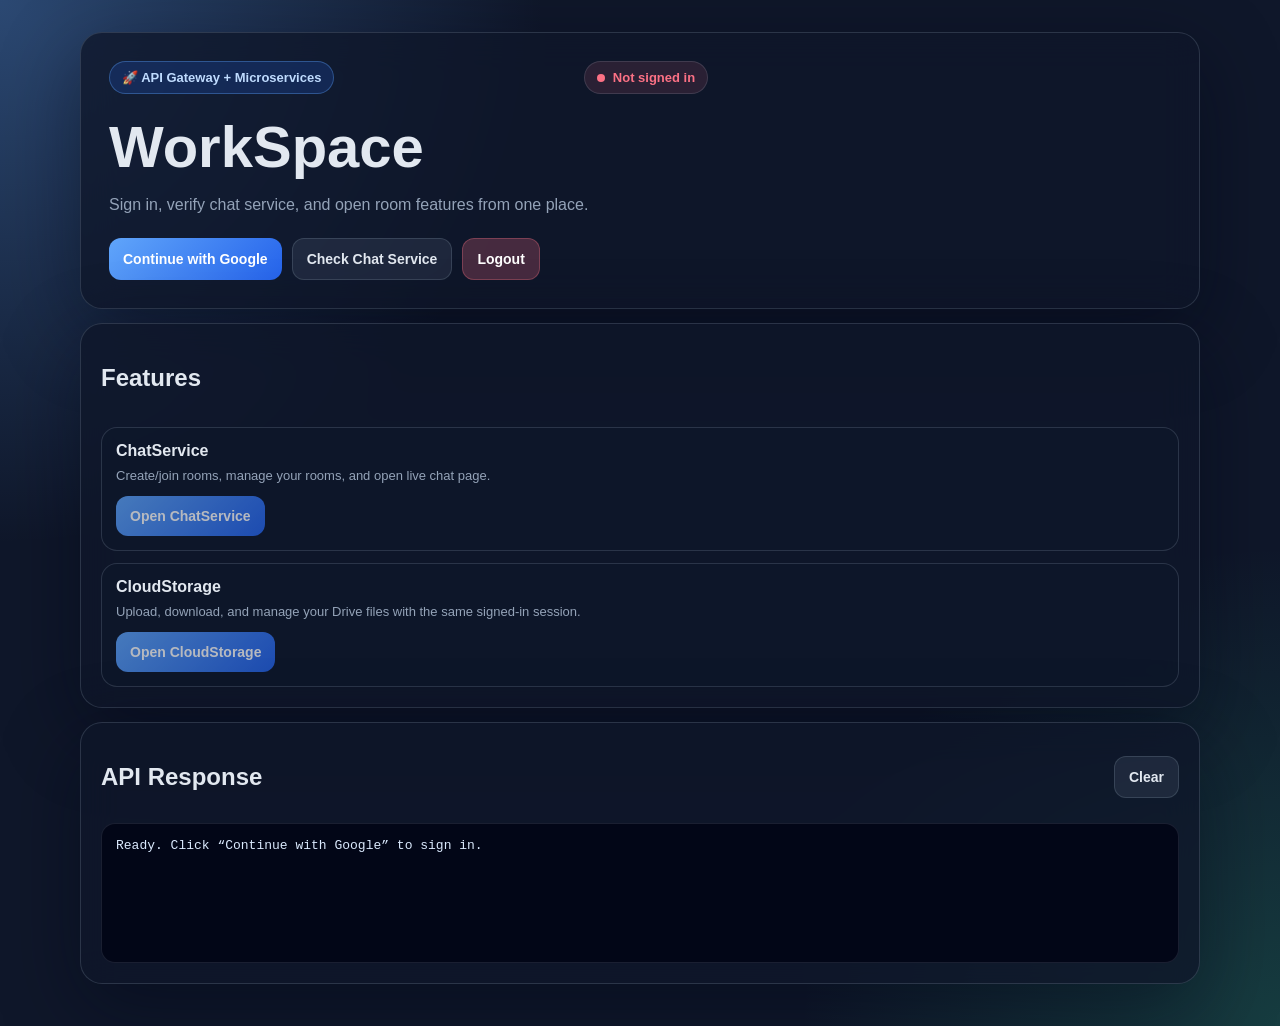
<file: frontend/index.html>
<!DOCTYPE html>
<html lang="en">
<head>
  <meta charset="UTF-8" />
  <meta name="viewport" content="width=device-width, initial-scale=1.0" />
  <title>Advance Chat App - Home</title>
  <link rel="stylesheet" href="./styles.css" />
</head>
<body>
  <main class="page">
    <header class="hero panel">
      <div class="hero__left">
        <div class="hero-topline">
          <p class="eyebrow">🚀 API Gateway + Microservices</p>
          <div id="sessionPill" class="session-pill disconnected"><span class="dot"></span>Not signed in</div>
        </div>
        <h1>WorkSpace</h1>
        <p class="subtitle">Sign in, verify chat service, and open room features from one place.</p>
        <div class="actions">
          <button class="primary" onclick="login()">Continue with Google</button>
          <button id="chatButton" class="secondary" onclick="callChatService()">Check Chat Service</button>
          <button class="danger" onclick="logout()">Logout</button>
        </div>
      </div>
    </header>

    <section class="panel chat-card">
      <div class="section-title"><h2>Features</h2></div>
      <div class="grid">
        <div class="mini-card">
          <strong>ChatService</strong>
          <span>Create/join rooms, manage your rooms, and open live chat page.</span>
          <div style="margin-top:12px;"><button id="roomServiceButton" class="primary" onclick="openRoomService()">Open ChatService</button></div>
        </div>
        <div class="mini-card">
          <strong>CloudStorage</strong>
          <span>Upload, download, and manage your Drive files with the same signed-in session.</span>
          <div style="margin-top:12px;"><button id="cloudStorageButton" class="primary" onclick="openCloudStorage()">Open CloudStorage</button></div>
        </div>
      </div>
    </section>

    <section class="panel output-card">
      <div class="section-title"><h2>API Response</h2><button class="secondary" onclick="clearOutput()">Clear</button></div>
      <pre id="output">Ready. Click “Continue with Google” to sign in.</pre>
    </section>
  </main>

  <script src="./main.js"></script>
</body>
</html>
</file>
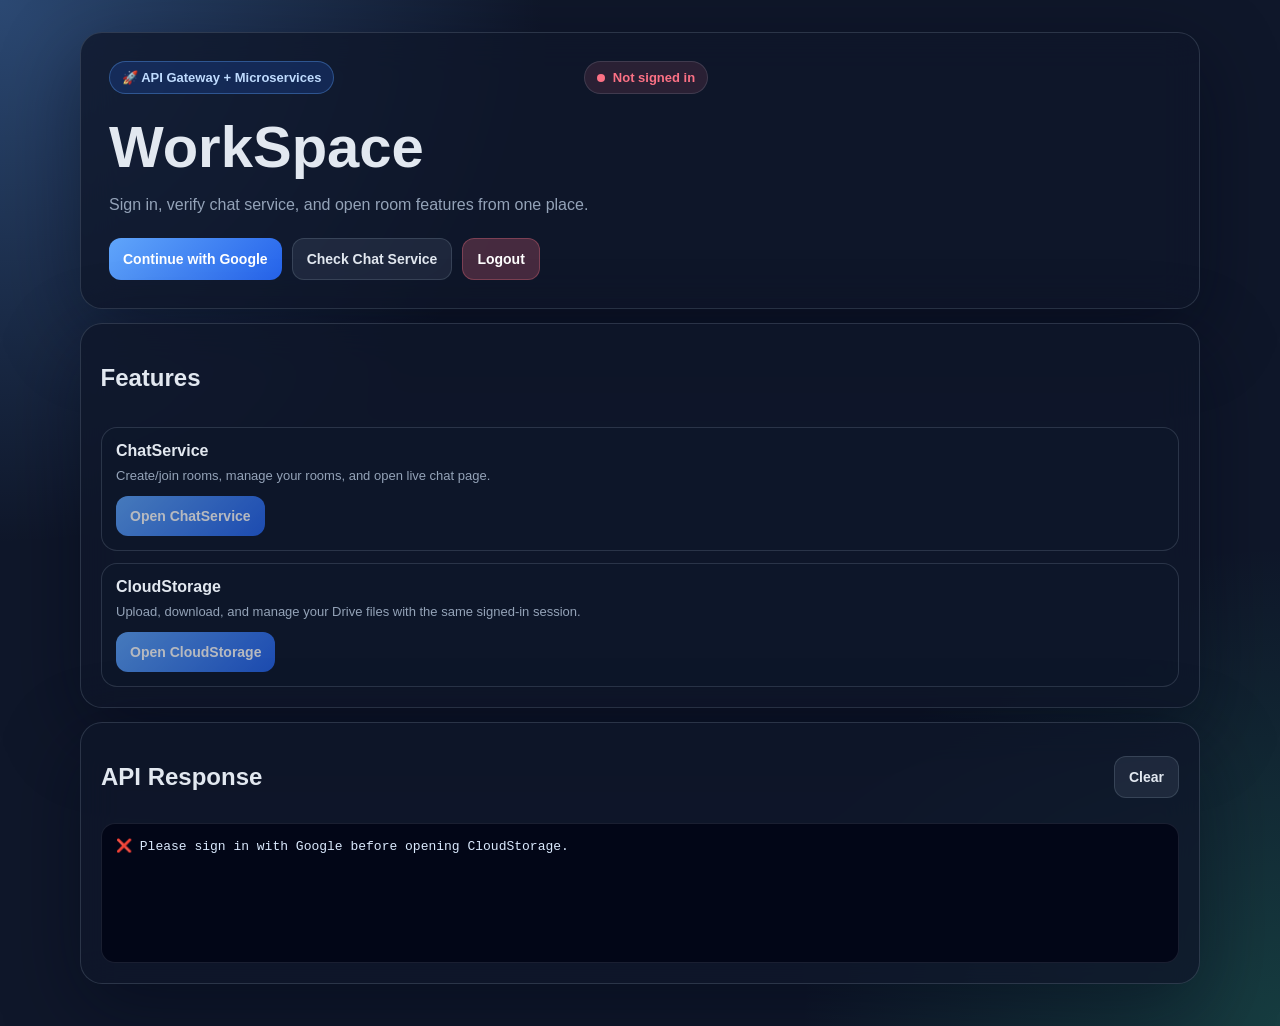
<file: frontend/cloudstorage/index.html>
<!DOCTYPE html>
<html lang="en">
<head>
  <meta charset="UTF-8" />
  <meta name="viewport" content="width=device-width, initial-scale=1.0" />
  <title>CloudStorage</title>
  <link rel="stylesheet" href="../styles.css" />
  <link rel="stylesheet" href="./cloudstorage.css" />
</head>
<body>
  <main class="page">
    <header class="hero panel cloud-hero">
      <div class="hero__left">
        <div class="hero-topline">
          <p class="eyebrow">CloudStorage</p>
          <div class="top-actions">
            <div id="sessionPill" class="session-pill disconnected"><span class="dot"></span>Not signed in</div>
            <button class="secondary compact" onclick="goHome()">Home</button>
          </div>
        </div>
        <h1>Files</h1>
        <p class="subtitle">Upload, download, and remove files from your cloud storage. Your existing browser session is used automatically.</p>
      </div>

      <div class="status-grid">
        <div class="status-card">
          <div class="status-label">Service</div>
          <div id="serviceStatus" class="badge"><span class="dot"></span>Checking</div>
        </div>
        <div class="status-card">
          <div class="status-label">API Base</div>
          <div class="api-base-row">
            <input id="apiBaseInput" type="text" />
            <button id="saveApiButton" class="secondary compact" type="button">Save</button>
          </div>
        </div>
      </div>
    </header>

    <section class="panel chat-card storage-grid">
      <div class="quota-panel">
        <div class="section-title">
          <h2>Drive Usage</h2>
          <button id="refreshQuotaButton" class="secondary compact" type="button">Refresh</button>
        </div>
        <div class="meter"><div id="quotaBar"></div></div>
        <div class="quota-grid">
          <div>
            <span>Total</span>
            <strong id="quotaTotal">-</strong>
          </div>
          <div>
            <span>Used</span>
            <strong id="quotaUsed">-</strong>
          </div>
          <div>
            <span>Drive</span>
            <strong id="quotaDrive">-</strong>
          </div>
        </div>
      </div>

      <div class="upload-panel">
        <div class="section-title"><h2>Upload</h2></div>
        <input id="fileInput" type="file" />
        <button id="uploadButton" class="primary" type="button">Upload File</button>
        <p id="uploadHint" class="hint">Maximum upload size is 25 MB.</p>
      </div>
    </section>

    <section class="panel chat-card">
      <div class="section-title">
        <h2>Your Files</h2>
        <button id="refreshFilesButton" class="secondary compact" type="button">Refresh</button>
      </div>
      <div class="table-wrap">
        <table>
          <thead>
            <tr>
              <th>Name</th>
              <th>Type</th>
              <th>Size</th>
              <th>Modified</th>
              <th></th>
            </tr>
          </thead>
          <tbody id="filesBody">
            <tr><td colspan="5" class="empty">No files loaded yet.</td></tr>
          </tbody>
        </table>
      </div>
    </section>

    <section class="panel output-card">
      <div class="section-title">
        <h2>Output</h2>
        <button class="secondary compact" onclick="clearOutput()">Clear</button>
      </div>
      <pre id="output">Ready.</pre>
    </section>
  </main>

  <div id="toast" class="toast" hidden></div>
  <script src="./cloudstorage.js"></script>
</body>
</html>
</file>
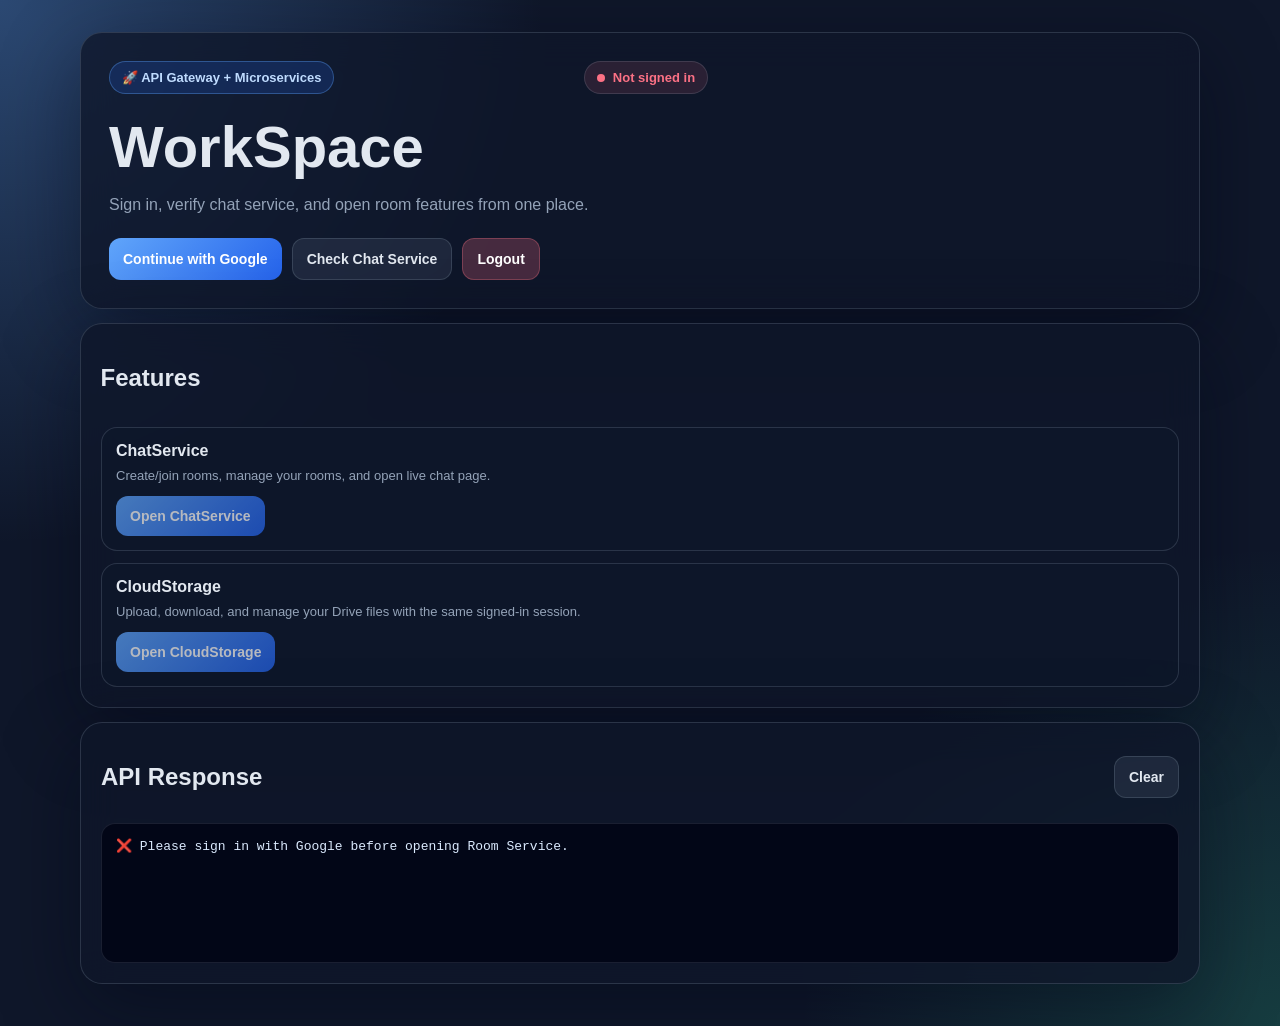
<file: frontend/room/index.html>
<!DOCTYPE html>
<html lang="en">
<head>
  <meta charset="UTF-8" />
  <meta name="viewport" content="width=device-width, initial-scale=1.0" />
  <title>ChatService</title>
  <link rel="stylesheet" href="../styles.css" />
</head>
<body>
  <main class="page">
    <header class="hero panel">
      <div class="hero__left">
        <div class="hero-topline">
          <p class="eyebrow">🏠 ChatService</p>
          <div class="top-actions">
            <div id="sessionPill" class="session-pill disconnected"><span class="dot"></span>Not signed in</div>
            <button class="secondary compact" onclick="goHome()">← Home</button>
          </div>
        </div>
        <h1>Rooms</h1>
        <p class="subtitle">Enter an existing Room ID/name + password to join. If the room does not exist, a new room will be created.</p>
        <div class="inline-form">
          <input id="roomIdInput" type="text" placeholder="Room ID or room name" onkeydown="handleRoomInputKey(event)" />
          <input id="roomPasswordInput" type="password" placeholder="Room Password" onkeydown="handleRoomInputKey(event)" />
          <button id="enterRoomButton" class="primary" onclick="enterRoom()">Join / Create</button>
        </div>
      </div>
    </header>

    <section class="panel chat-card">
      <div class="section-title"><h2>Your Created Rooms</h2></div>
      <div id="roomList" class="room-list"><div class="chat-empty">Sign in to load rooms.</div></div>
    </section>

    <section class="panel output-card">
      <div class="section-title">
        <h2>Output</h2>
        <button class="secondary" onclick="clearOutput()">Clear</button>
      </div>
      <pre id="output">Ready.</pre>
    </section>
  </main>

  <script src="./room.js"></script>
</body>
</html>
</file>
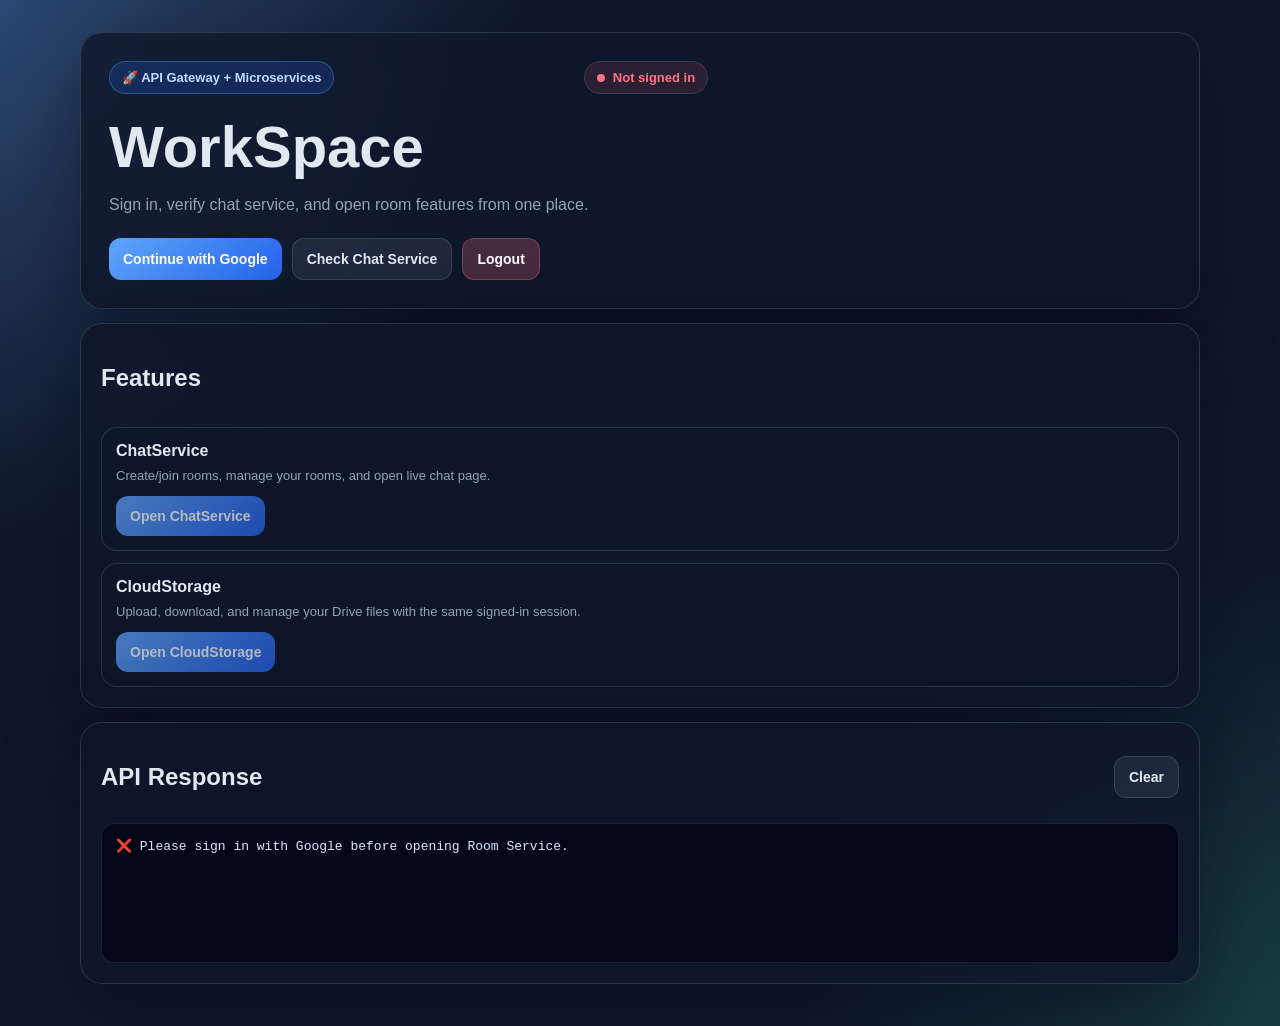
<file: frontend/room/chat/index.html>
<!DOCTYPE html>
<html lang="en">
<head>
  <meta charset="UTF-8" />
  <meta name="viewport" content="width=device-width, initial-scale=1.0" />
  <title>Room Chat</title>
  <link rel="stylesheet" href="./chat.css" />
</head>
<body>
  <main class="chat-page">
    <header class="chat-header">
      <div class="header-info">
        <h1 id="roomTitle">Room</h1>
        <p id="roomMeta">Connecting...</p>
      </div>
      <div class="chat-actions">
        <button class="back-btn" onclick="goHome()">← Home</button>
        <button class="back-btn" onclick="goBack()">Rooms</button>
        <button class="refresh-btn" onclick="loadMessages(true)">Refresh</button>
        <button class="refresh-btn" onclick="showPeopleList()">People List</button>
        <span id="peopleCountBadge" class="people-count">0</span>
      </div>
    </header>

    <section id="messages" class="messages"></section>

    <footer class="composer">
      <input id="messageInput" type="text" maxlength="2000" placeholder="Type a message" onkeydown="handleKey(event)" />
      <button onclick="sendMessage()">Send</button>
    </footer>
  </main>

  <script src="./chat.js"></script>
</body>
</html>
</file>
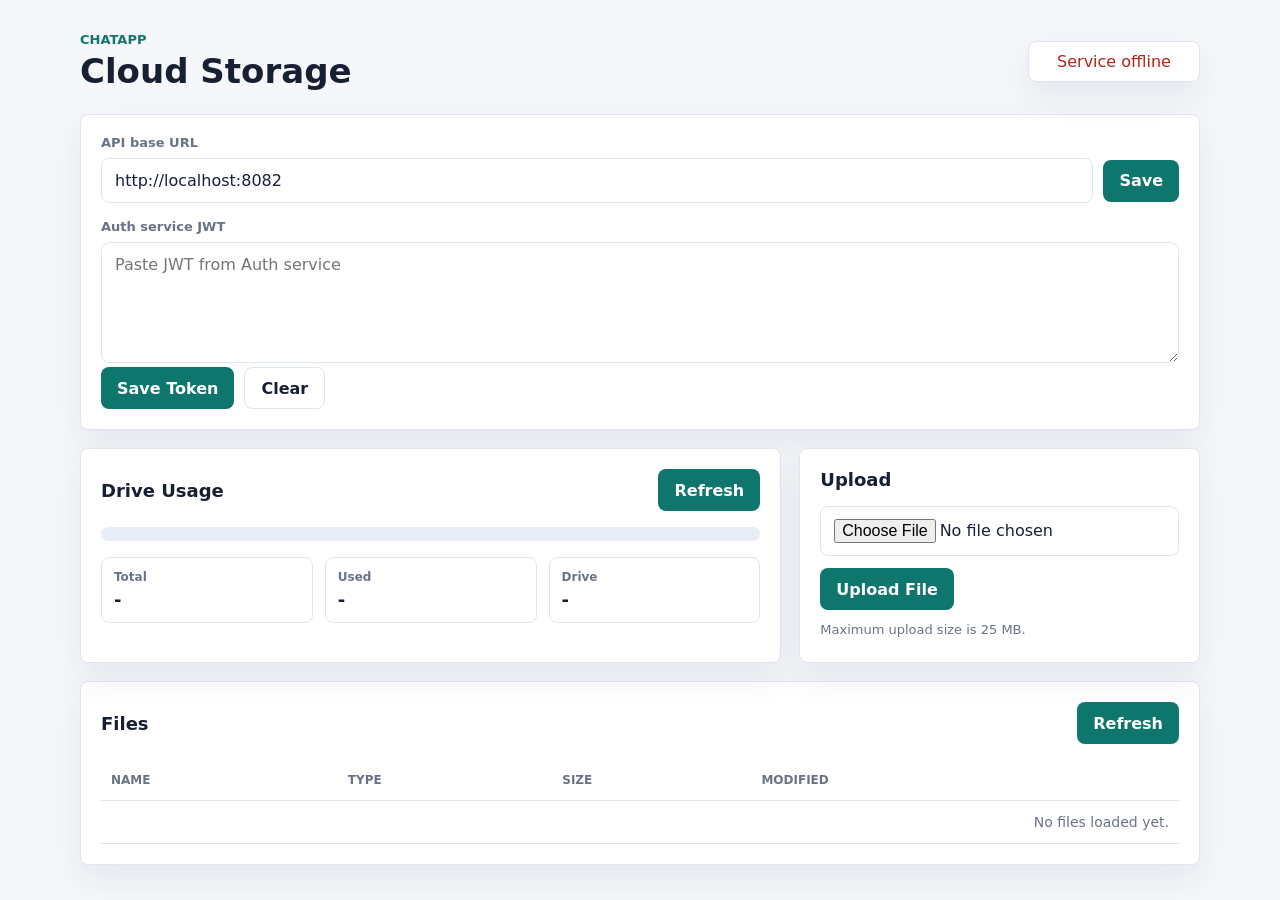
<file: services/CloudStorageService/frontend/index.html>
<!doctype html>
<html lang="en">
  <head>
    <meta charset="utf-8" />
    <meta name="viewport" content="width=device-width, initial-scale=1" />
    <title>Cloud Storage Service</title>
    <link rel="stylesheet" href="./styles.css" />
  </head>
  <body>
    <main class="shell">
      <section class="topbar">
        <div>
          <p class="eyebrow">ChatApp</p>
          <h1>Cloud Storage</h1>
        </div>
        <div class="status" id="serviceStatus">Checking service...</div>
      </section>

      <section class="panel auth-panel">
        <label for="apiBase">API base URL</label>
        <div class="row">
          <input id="apiBase" value="http://localhost:8082" />
          <button id="saveApiButton" type="button">Save</button>
        </div>

        <label for="jwtToken">Auth service JWT</label>
        <textarea id="jwtToken" rows="5" placeholder="Paste JWT from Auth service"></textarea>
        <div class="actions">
          <button id="saveTokenButton" type="button">Save Token</button>
          <button id="clearTokenButton" class="secondary" type="button">Clear</button>
        </div>
      </section>

      <section class="grid">
        <div class="panel quota-panel">
          <div class="section-heading">
            <h2>Drive Usage</h2>
            <button id="refreshQuotaButton" type="button">Refresh</button>
          </div>
          <div class="meter">
            <div id="quotaBar"></div>
          </div>
          <div class="quota-grid">
            <div>
              <span>Total</span>
              <strong id="quotaTotal">-</strong>
            </div>
            <div>
              <span>Used</span>
              <strong id="quotaUsed">-</strong>
            </div>
            <div>
              <span>Drive</span>
              <strong id="quotaDrive">-</strong>
            </div>
          </div>
        </div>

        <div class="panel upload-panel">
          <div class="section-heading">
            <h2>Upload</h2>
          </div>
          <input id="fileInput" type="file" />
          <button id="uploadButton" type="button">Upload File</button>
          <p class="hint" id="uploadHint">Maximum upload size is 25 MB.</p>
        </div>
      </section>

      <section class="panel files-panel">
        <div class="section-heading">
          <h2>Files</h2>
          <button id="refreshFilesButton" type="button">Refresh</button>
        </div>
        <div class="table-wrap">
          <table>
            <thead>
              <tr>
                <th>Name</th>
                <th>Type</th>
                <th>Size</th>
                <th>Modified</th>
                <th></th>
              </tr>
            </thead>
            <tbody id="filesBody">
              <tr>
                <td colspan="5" class="empty">No files loaded yet.</td>
              </tr>
            </tbody>
          </table>
        </div>
      </section>

      <div id="toast" class="toast" hidden></div>
    </main>

    <script src="./app.js"></script>
  </body>
</html>
</file>
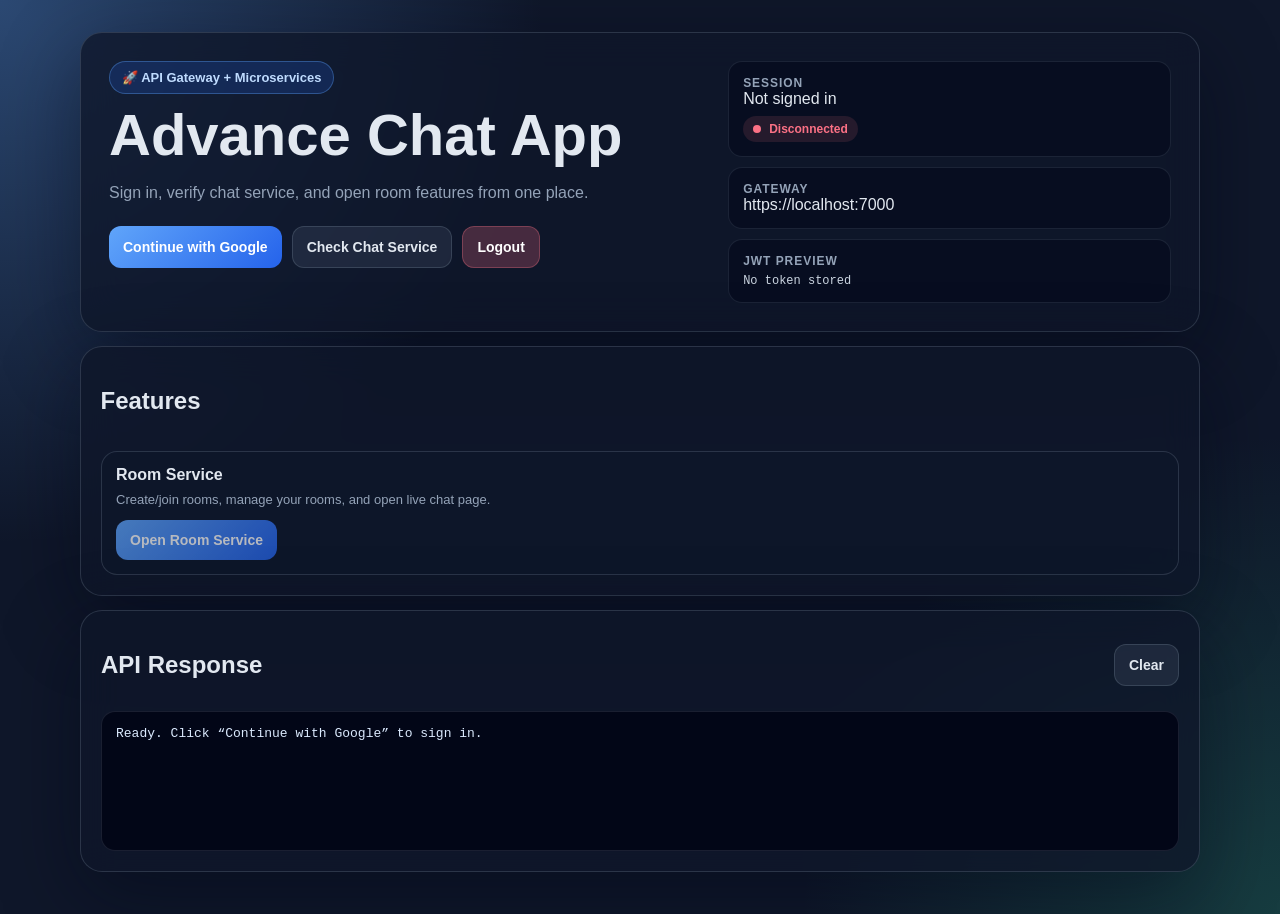
<file: localFrontend/localindex.html>
<!DOCTYPE html>
<html lang="en">
<head>
  <meta charset="UTF-8" />
  <meta name="viewport" content="width=device-width, initial-scale=1.0" />
  <title>Advance Chat App - Home</title>
  <link rel="stylesheet" href="./styles.css" />
</head>
<body>
  <main class="page">
    <header class="hero panel">
      <div class="hero__left">
        <p class="eyebrow">🚀 API Gateway + Microservices</p>
        <h1>Advance Chat App</h1>
        <p class="subtitle">Sign in, verify chat service, and open room features from one place.</p>
        <div class="actions">
          <button class="primary" onclick="login()">Continue with Google</button>
          <button id="chatButton" class="secondary" onclick="callChatService()">Check Chat Service</button>
          <button class="danger" onclick="logout()">Logout</button>
        </div>
      </div>

      <div class="hero__right status-grid">
        <section class="status-card">
          <div class="status-label">Session</div>
          <div id="sessionText">Not signed in</div>
          <div id="sessionBadge" class="badge"><span class="dot"></span>Disconnected</div>
        </section>

        <section class="status-card">
          <div class="status-label">Gateway</div>
          <div id="gatewayUrl">Loading...</div>
        </section>

        <section class="status-card">
          <div class="status-label">JWT Preview</div>
          <div id="tokenPreview" class="token-preview">No token stored</div>
        </section>
      </div>
    </header>

    <section class="panel chat-card">
      <div class="section-title"><h2>Features</h2></div>
      <div class="grid">
        <div class="mini-card">
          <strong>Room Service</strong>
          <span>Create/join rooms, manage your rooms, and open live chat page.</span>
          <div style="margin-top:12px;"><button id="roomServiceButton" class="primary" onclick="openRoomService()">Open Room Service</button></div>
        </div>
      </div>
    </section>

    <section class="panel output-card">
      <div class="section-title"><h2>API Response</h2><button class="secondary" onclick="clearOutput()">Clear</button></div>
      <pre id="output">Ready. Click “Continue with Google” to sign in.</pre>
    </section>
  </main>

  <script src="./main.js"></script>
</body>
</html>
</file>
<file: frontend/styles.css>
:root {
  --bg: #0f172a;
  --card: rgba(15, 23, 42, 0.78);
  --card-border: rgba(148, 163, 184, 0.22);
  --text: #e2e8f0;
  --muted: #94a3b8;
  --primary: #60a5fa;
  --primary-dark: #2563eb;
  --danger: #fb7185;
}

* { box-sizing: border-box; }

body {
  margin: 0;
  min-height: 100vh;
  font-family: Inter, Arial, Helvetica, sans-serif;
  color: var(--text);
  background:
    radial-gradient(circle at top left, rgba(96, 165, 250, 0.35), transparent 34rem),
    radial-gradient(circle at bottom right, rgba(52, 211, 153, 0.2), transparent 30rem),
    var(--bg);
}

.page {
  width: min(1120px, calc(100% - 32px));
  margin: 0 auto;
  padding: 32px 0 42px;
}

.panel {
  border: 1px solid var(--card-border);
  border-radius: 22px;
  background: var(--card);
  box-shadow: 0 24px 80px rgba(2, 6, 23, 0.45);
  backdrop-filter: blur(18px);
}

.hero {
  display: grid;
  grid-template-columns: 1.15fr 0.85fr;
  gap: 20px;
  padding: 28px;
}

.hero-topline {
  display: flex;
  align-items: flex-start;
  justify-content: space-between;
  gap: 12px;
  margin-bottom: 12px;
}

.top-actions {
  display: flex;
  align-items: center;
  justify-content: flex-end;
  gap: 10px;
  flex-wrap: wrap;
}

.session-pill {
  display: inline-flex;
  align-items: center;
  gap: 8px;
  padding: 8px 12px;
  border-radius: 999px;
  font-size: 13px;
  font-weight: 800;
  white-space: nowrap;
  border: 1px solid rgba(148, 163, 184, 0.2);
}
.session-pill.connected { color: #34d399; background: rgba(52, 211, 153, 0.12); }
.session-pill.disconnected { color: var(--danger); background: rgba(251, 113, 133, 0.12); }

.eyebrow {
  display: inline-flex;
  margin: 0 0 12px;
  padding: 8px 12px;
  border-radius: 999px;
  border: 1px solid rgba(96, 165, 250, 0.36);
  color: #bfdbfe;
  background: rgba(37, 99, 235, 0.2);
  font-size: 13px;
  font-weight: 700;
}

h1 { margin: 0; font-size: clamp(36px, 6vw, 58px); line-height: 1; }

.subtitle {
  margin: 16px 0 20px;
  color: var(--muted);
  line-height: 1.6;
}

.actions, .inline-form {
  display: flex;
  flex-wrap: wrap;
  gap: 10px;
}

button, input {
  border-radius: 12px;
  font-size: 14px;
}

button {
  border: 0;
  padding: 12px 14px;
  font-weight: 700;
  cursor: pointer;
}

button:disabled { opacity: 0.7; cursor: wait; }
button.compact { padding: 9px 12px; }

input {
  min-width: 0;
  flex: 1;
  border: 1px solid rgba(148, 163, 184, 0.24);
  padding: 12px;
  color: #e2e8f0;
  background: rgba(2, 6, 23, 0.45);
}

.primary {
  color: #fff;
  background: linear-gradient(135deg, var(--primary), var(--primary-dark));
}
.secondary {
  color: var(--text);
  border: 1px solid var(--card-border);
  background: rgba(148, 163, 184, 0.12);
}
.danger {
  color: #fff;
  background: rgba(251, 113, 133, 0.24);
  border: 1px solid rgba(251, 113, 133, 0.3);
}

.status-grid { display: grid; gap: 10px; }
.status-card {
  padding: 14px;
  border-radius: 14px;
  background: rgba(2, 6, 23, 0.45);
  border: 1px solid rgba(148, 163, 184, 0.14);
}
.status-label {
  color: var(--muted);
  font-size: 12px;
  font-weight: 700;
  text-transform: uppercase;
  letter-spacing: 0.08em;
}
.badge {
  display: inline-flex;
  align-items: center;
  gap: 8px;
  margin-top: 8px;
  padding: 6px 10px;
  border-radius: 999px;
  font-size: 12px;
  font-weight: 700;
  color: var(--danger);
  background: rgba(251, 113, 133, 0.12);
}
.badge.connected { color: #34d399; background: rgba(52, 211, 153, 0.12); }
.dot { width: 8px; height: 8px; border-radius: 50%; background: currentColor; }
.token-preview { overflow-wrap: anywhere; color: #cbd5e1; font-family: monospace; font-size: 12px; margin-top: 6px; }

.chat-card, .output-card { padding: 20px; margin-top: 14px; }
.section-title {
  display: flex;
  align-items: center;
  justify-content: space-between;
  gap: 10px;
  margin-bottom: 12px;
}

.grid { display: grid; grid-template-columns: 1fr; gap: 12px; margin-top: 16px; }

.mini-card {
  border: 1px solid var(--card-border);
  border-radius: 16px;
  padding: 14px;
  background: rgba(15, 23, 42, 0.58);
}
.mini-card strong { display: block; margin-bottom: 6px; }
.mini-card span { color: var(--muted); font-size: 13px; }

.room-list {
  display: flex; flex-direction: column; gap: 10px;
  min-height: 180px; max-height: 420px; overflow: auto;
  padding: 10px;
  border: 1px solid rgba(148, 163, 184, 0.16);
  border-radius: 14px;
  background: rgba(2, 6, 23, 0.32);
}
.room-card {
  display: grid;
  grid-template-columns: minmax(0, 1fr) auto;
  gap: 10px;
  align-items: center;
  padding: 8px;
  border-radius: 12px;
  background: rgba(148, 163, 184, 0.1);
}
.room-item { border: 0; background: transparent; color: #e2e8f0; text-align: left; padding: 6px; }
.room-name { color: #bfdbfe; font-weight: 800; }
.room-meta { color: #94a3b8; font-size: 12px; display: block; }
.chat-empty { margin: auto; color: #94a3b8; text-align: center; }

pre {
  min-height: 140px;
  margin: 0;
  padding: 14px;
  border: 1px solid rgba(148, 163, 184, 0.16);
  border-radius: 14px;
  color: #dbeafe;
  background: #020617;
  white-space: pre-wrap;
}

@media (max-width: 860px) {
  .hero { grid-template-columns: 1fr; }
  .hero-topline { align-items: flex-start; flex-direction: column; }
  .top-actions { justify-content: flex-start; }
}
</file>
<file: frontend/cloudstorage/cloudstorage.css>
.cloud-hero {
  grid-template-columns: minmax(0, 1.05fr) minmax(320px, 0.95fr);
}

.api-base-row {
  display: grid;
  grid-template-columns: minmax(0, 1fr) auto;
  gap: 8px;
  margin-top: 8px;
}

.storage-grid {
  display: grid;
  grid-template-columns: minmax(0, 1.35fr) minmax(280px, 0.65fr);
  gap: 18px;
}

.meter {
  height: 14px;
  overflow: hidden;
  border-radius: 999px;
  background: rgba(148, 163, 184, 0.18);
}

.meter div {
  width: 0%;
  height: 100%;
  border-radius: inherit;
  background: linear-gradient(135deg, #34d399, #60a5fa);
  transition: width 180ms ease;
}

.quota-grid {
  display: grid;
  grid-template-columns: repeat(3, minmax(0, 1fr));
  gap: 10px;
  margin-top: 14px;
}

.quota-grid div {
  border: 1px solid rgba(148, 163, 184, 0.16);
  border-radius: 14px;
  padding: 12px;
  background: rgba(2, 6, 23, 0.28);
}

.quota-grid span {
  display: block;
  color: var(--muted);
  font-size: 12px;
  font-weight: 700;
  margin-bottom: 5px;
  text-transform: uppercase;
}

.quota-grid strong {
  display: block;
  overflow-wrap: anywhere;
  color: #dbeafe;
  font-size: 18px;
}

.upload-panel input {
  width: 100%;
  margin-bottom: 12px;
}

.hint {
  min-height: 20px;
  margin: 12px 0 0;
  color: var(--muted);
  font-size: 13px;
}

.table-wrap {
  overflow-x: auto;
}

table {
  width: 100%;
  border-collapse: collapse;
}

th,
td {
  border-bottom: 1px solid rgba(148, 163, 184, 0.16);
  padding: 13px 10px;
  text-align: left;
  vertical-align: middle;
}

th {
  color: var(--muted);
  font-size: 12px;
  text-transform: uppercase;
}

td {
  color: #e2e8f0;
  font-size: 14px;
}

td:last-child,
th:last-child {
  text-align: right;
}

.file-name {
  max-width: 360px;
  overflow-wrap: anywhere;
  color: #bfdbfe;
  font-weight: 800;
}

.file-actions {
  display: inline-flex;
  gap: 8px;
}

.empty {
  color: var(--muted);
  text-align: center;
}

.toast {
  position: fixed;
  right: 20px;
  bottom: 20px;
  max-width: min(420px, calc(100vw - 40px));
  border-radius: 12px;
  background: #020617;
  color: #fff;
  padding: 13px 15px;
  border: 1px solid rgba(148, 163, 184, 0.2);
  box-shadow: 0 24px 80px rgba(2, 6, 23, 0.45);
}

@media (max-width: 860px) {
  .cloud-hero,
  .storage-grid,
  .quota-grid {
    grid-template-columns: 1fr;
  }

  .api-base-row {
    grid-template-columns: 1fr;
  }

  td:last-child,
  th:last-child {
    text-align: left;
  }
}
</file>
<file: frontend/room/chat/chat.css>
* { box-sizing: border-box; }

html, body {
  margin: 0;
  width: 100%;
  height: 100%;
  overflow: hidden;
  font-family: Arial, sans-serif;
  background: #0b141a;
  color: #e9edef;
}

.chat-page {
  width: 100%;
  max-width: 900px;
  margin: 0 auto;
  height: 100dvh;
  display: grid;
  grid-template-rows: auto minmax(0, 1fr) auto;
  background: #111b21;
}

.chat-header {
  position: sticky;
  top: 0;
  z-index: 20;
  display: flex;
  align-items: center;
  justify-content: space-between;
  gap: 12px;
  padding: 12px;
  backdrop-filter: blur(10px);
  background: linear-gradient(135deg, rgba(44,62,80,0.95), rgba(21,32,43,0.95));
  border-bottom: 1px solid #2a3942;
  box-shadow: 0 8px 24px rgba(0,0,0,0.25);
}

.header-info {
  min-width: 0;
  display: flex;
  flex: 1 1 auto;
  flex-direction: column;
  gap: 2px;
}

.chat-actions {
  display: flex;
  flex: 0 0 auto;
  align-items: center;
  justify-content: flex-end;
  gap: 8px;
  flex-wrap: wrap;
}

.chat-header h1 {
  margin: 0;
  font-size: 18px;
  background: linear-gradient(90deg, #d4fc79, #96e6a1);
  -webkit-background-clip: text;
  -webkit-text-fill-color: transparent;
  font-weight: 800;
}
.chat-header p { margin: 2px 0 0; color: #aebac1; font-size: 12px; }

.back-btn, .refresh-btn, .composer button {
  background: #2a3942;
  color: #e9edef;
  border: 1px solid rgba(255,255,255,0.14);
  border-radius: 8px;
  padding: 10px 12px;
  cursor: pointer;
  flex: 0 0 auto;
  font-size: 16px;
  transition: all .2s ease;
}
.back-btn:hover, .refresh-btn:hover { transform: translateY(-1px); background:#3a4f5b; }

.people-count {
  background: #1faa59;
  color: #fff;
  min-width: 34px;
  padding: 6px 10px;
  border-radius: 999px;
  font-weight: 700;
  text-align: center;
  box-shadow: 0 0 0 3px rgba(31,170,89,0.2);
}

.messages {
  min-height: 0;
  overflow-y: auto;
  overflow-x: hidden;
  padding: 14px;
  display: flex;
  flex-direction: column;
  gap: 10px;
  background: #0b141a;
}

.bubble {
  max-width: min(70%, 520px);
  width: fit-content;
  padding: 9px 12px;
  border-radius: 10px;
  line-height: 1.35;
  word-break: break-word;
  overflow-wrap: anywhere;
}
.bubble.you { margin-left: auto; background: #005c4b; }
.bubble.other { margin-right: auto; background: #202c33; }

.meta {
  display: block;
  margin-top: 5px;
  font-size: 11px;
  color: #9fb2bd;
}

.composer {
  position: sticky;
  bottom: 0;
  z-index: 10;
  display: flex;
  align-items: center;
  gap: 8px;
  padding: 10px;
  background: #202c33;
  border-top: 1px solid #2a3942;
  width: 100%;
}
.composer input {
  flex: 1 1 auto;
  min-width: 0;
  background: #2a3942;
  border: none;
  color: #e9edef;
  border-radius: 8px;
  padding: 11px;
  font-size: 16px;
}
@media (max-width: 720px) {
  .chat-header { align-items: flex-start; flex-direction: column; }
  .chat-actions { width: 100%; justify-content: flex-start; }
  .back-btn, .refresh-btn { padding: 8px 10px; font-size: 14px; }
}
</file>
<file: services/CloudStorageService/frontend/styles.css>
:root {
  color-scheme: light;
  --bg: #f5f7fb;
  --panel: #ffffff;
  --text: #172033;
  --muted: #697386;
  --line: #dfe5ef;
  --primary: #0f766e;
  --primary-dark: #115e59;
  --danger: #b42318;
  --shadow: 0 14px 34px rgba(32, 44, 68, 0.08);
}

* {
  box-sizing: border-box;
}

body {
  margin: 0;
  min-height: 100vh;
  background: var(--bg);
  color: var(--text);
  font-family:
    Inter, ui-sans-serif, system-ui, -apple-system, BlinkMacSystemFont, "Segoe UI",
    sans-serif;
}

button,
input,
textarea {
  font: inherit;
}

.shell {
  width: min(1120px, calc(100% - 32px));
  margin: 0 auto;
  padding: 32px 0;
}

.topbar {
  display: flex;
  align-items: center;
  justify-content: space-between;
  gap: 20px;
  margin-bottom: 24px;
}

.eyebrow {
  margin: 0 0 6px;
  color: var(--primary);
  font-size: 13px;
  font-weight: 700;
  text-transform: uppercase;
}

h1,
h2 {
  margin: 0;
  letter-spacing: 0;
}

h1 {
  font-size: 34px;
  line-height: 1.1;
}

h2 {
  font-size: 18px;
}

.status {
  min-width: 172px;
  padding: 10px 12px;
  border: 1px solid var(--line);
  border-radius: 8px;
  background: var(--panel);
  color: var(--muted);
  text-align: center;
  box-shadow: var(--shadow);
}

.status.ok {
  color: var(--primary-dark);
}

.status.bad {
  color: var(--danger);
}

.panel {
  border: 1px solid var(--line);
  border-radius: 8px;
  background: var(--panel);
  padding: 20px;
  box-shadow: var(--shadow);
}

.auth-panel {
  margin-bottom: 18px;
}

label {
  display: block;
  margin-bottom: 8px;
  color: var(--muted);
  font-size: 13px;
  font-weight: 700;
}

input,
textarea {
  width: 100%;
  border: 1px solid var(--line);
  border-radius: 8px;
  background: #fff;
  color: var(--text);
  outline: none;
  padding: 12px 13px;
}

textarea {
  resize: vertical;
}

input:focus,
textarea:focus {
  border-color: var(--primary);
  box-shadow: 0 0 0 3px rgba(15, 118, 110, 0.14);
}

.row,
.actions,
.section-heading {
  display: flex;
  align-items: center;
  gap: 10px;
}

.row {
  margin-bottom: 16px;
}

.section-heading {
  justify-content: space-between;
  margin-bottom: 16px;
}

button {
  min-height: 42px;
  border: 0;
  border-radius: 8px;
  background: var(--primary);
  color: #fff;
  cursor: pointer;
  font-weight: 700;
  padding: 0 16px;
  white-space: nowrap;
}

button:hover {
  background: var(--primary-dark);
}

button.secondary {
  border: 1px solid var(--line);
  background: #fff;
  color: var(--text);
}

button.secondary:hover {
  background: #f8fafc;
}

button.danger {
  background: var(--danger);
}

.grid {
  display: grid;
  grid-template-columns: minmax(0, 1.4fr) minmax(300px, 0.8fr);
  gap: 18px;
  margin-bottom: 18px;
}

.meter {
  height: 14px;
  overflow: hidden;
  border-radius: 999px;
  background: #e9edf5;
}

.meter div {
  width: 0%;
  height: 100%;
  border-radius: inherit;
  background: var(--primary);
  transition: width 180ms ease;
}

.quota-grid {
  display: grid;
  grid-template-columns: repeat(3, 1fr);
  gap: 12px;
  margin-top: 16px;
}

.quota-grid div {
  border: 1px solid var(--line);
  border-radius: 8px;
  padding: 12px;
}

.quota-grid span {
  display: block;
  color: var(--muted);
  font-size: 12px;
  font-weight: 700;
  margin-bottom: 5px;
}

.quota-grid strong {
  font-size: 18px;
}

.upload-panel input {
  margin-bottom: 12px;
}

.hint {
  min-height: 20px;
  margin: 12px 0 0;
  color: var(--muted);
  font-size: 13px;
}

.table-wrap {
  overflow-x: auto;
}

table {
  width: 100%;
  border-collapse: collapse;
}

th,
td {
  border-bottom: 1px solid var(--line);
  padding: 13px 10px;
  text-align: left;
  vertical-align: middle;
}

th {
  color: var(--muted);
  font-size: 12px;
  text-transform: uppercase;
}

td {
  font-size: 14px;
}

td:last-child,
th:last-child {
  text-align: right;
}

.file-name {
  max-width: 360px;
  overflow-wrap: anywhere;
  font-weight: 700;
}

.file-actions {
  display: inline-flex;
  gap: 8px;
}

.file-actions button {
  min-height: 34px;
  padding: 0 10px;
}

.empty {
  color: var(--muted);
  text-align: center;
}

.toast {
  position: fixed;
  right: 20px;
  bottom: 20px;
  max-width: min(420px, calc(100vw - 40px));
  border-radius: 8px;
  background: #172033;
  color: #fff;
  padding: 13px 15px;
  box-shadow: var(--shadow);
}

@media (max-width: 760px) {
  .shell {
    width: min(100% - 20px, 1120px);
    padding: 20px 0;
  }

  .topbar,
  .row,
  .actions,
  .section-heading {
    align-items: stretch;
    flex-direction: column;
  }

  .status {
    width: 100%;
  }

  .grid,
  .quota-grid {
    grid-template-columns: 1fr;
  }

  h1 {
    font-size: 28px;
  }
}
</file>
<file: localFrontend/styles.css>
:root {
  --bg: #0f172a;
  --card: rgba(15, 23, 42, 0.78);
  --card-border: rgba(148, 163, 184, 0.22);
  --text: #e2e8f0;
  --muted: #94a3b8;
  --primary: #60a5fa;
  --primary-dark: #2563eb;
  --danger: #fb7185;
}

* { box-sizing: border-box; }

body {
  margin: 0;
  min-height: 100vh;
  font-family: Inter, Arial, Helvetica, sans-serif;
  color: var(--text);
  background:
    radial-gradient(circle at top left, rgba(96, 165, 250, 0.35), transparent 34rem),
    radial-gradient(circle at bottom right, rgba(52, 211, 153, 0.2), transparent 30rem),
    var(--bg);
}

.page {
  width: min(1120px, calc(100% - 32px));
  margin: 0 auto;
  padding: 32px 0 42px;
}

.panel {
  border: 1px solid var(--card-border);
  border-radius: 22px;
  background: var(--card);
  box-shadow: 0 24px 80px rgba(2, 6, 23, 0.45);
  backdrop-filter: blur(18px);
}

.hero {
  display: grid;
  grid-template-columns: 1.15fr 0.85fr;
  gap: 20px;
  padding: 28px;
}

.eyebrow {
  display: inline-flex;
  margin: 0 0 12px;
  padding: 8px 12px;
  border-radius: 999px;
  border: 1px solid rgba(96, 165, 250, 0.36);
  color: #bfdbfe;
  background: rgba(37, 99, 235, 0.2);
  font-size: 13px;
  font-weight: 700;
}

h1 { margin: 0; font-size: clamp(36px, 6vw, 58px); line-height: 1; }

.subtitle {
  margin: 16px 0 20px;
  color: var(--muted);
  line-height: 1.6;
}

.actions, .inline-form {
  display: flex;
  flex-wrap: wrap;
  gap: 10px;
}

button, input {
  border-radius: 12px;
  font-size: 14px;
}

button {
  border: 0;
  padding: 12px 14px;
  font-weight: 700;
  cursor: pointer;
}

button:disabled { opacity: 0.7; cursor: wait; }

input {
  min-width: 0;
  flex: 1;
  border: 1px solid rgba(148, 163, 184, 0.24);
  padding: 12px;
  color: #e2e8f0;
  background: rgba(2, 6, 23, 0.45);
}

.primary {
  color: #fff;
  background: linear-gradient(135deg, var(--primary), var(--primary-dark));
}
.secondary {
  color: var(--text);
  border: 1px solid var(--card-border);
  background: rgba(148, 163, 184, 0.12);
}
.danger {
  color: #fff;
  background: rgba(251, 113, 133, 0.24);
  border: 1px solid rgba(251, 113, 133, 0.3);
}

.status-grid { display: grid; gap: 10px; }
.status-card {
  padding: 14px;
  border-radius: 14px;
  background: rgba(2, 6, 23, 0.45);
  border: 1px solid rgba(148, 163, 184, 0.14);
}
.status-label {
  color: var(--muted);
  font-size: 12px;
  font-weight: 700;
  text-transform: uppercase;
  letter-spacing: 0.08em;
}
.badge {
  display: inline-flex;
  align-items: center;
  gap: 8px;
  margin-top: 8px;
  padding: 6px 10px;
  border-radius: 999px;
  font-size: 12px;
  font-weight: 700;
  color: var(--danger);
  background: rgba(251, 113, 133, 0.12);
}
.badge.connected { color: #34d399; background: rgba(52, 211, 153, 0.12); }
.dot { width: 8px; height: 8px; border-radius: 50%; background: currentColor; }
.token-preview { overflow-wrap: anywhere; color: #cbd5e1; font-family: monospace; font-size: 12px; margin-top: 6px; }

.chat-card, .output-card { padding: 20px; margin-top: 14px; }
.section-title {
  display: flex;
  align-items: center;
  justify-content: space-between;
  gap: 10px;
  margin-bottom: 12px;
}

.grid { display: grid; grid-template-columns: 1fr; gap: 12px; margin-top: 16px; }

.mini-card {
  border: 1px solid var(--card-border);
  border-radius: 16px;
  padding: 14px;
  background: rgba(15, 23, 42, 0.58);
}
.mini-card strong { display: block; margin-bottom: 6px; }
.mini-card span { color: var(--muted); font-size: 13px; }

.room-list {
  display: flex; flex-direction: column; gap: 10px;
  min-height: 180px; max-height: 420px; overflow: auto;
  padding: 10px;
  border: 1px solid rgba(148, 163, 184, 0.16);
  border-radius: 14px;
  background: rgba(2, 6, 23, 0.32);
}
.room-card {
  display: grid;
  grid-template-columns: minmax(0, 1fr) auto;
  gap: 10px;
  align-items: center;
  padding: 8px;
  border-radius: 12px;
  background: rgba(148, 163, 184, 0.1);
}
.room-item { border: 0; background: transparent; color: #e2e8f0; text-align: left; padding: 6px; }
.room-name { color: #bfdbfe; font-weight: 800; }
.room-meta { color: #94a3b8; font-size: 12px; display: block; }
.chat-empty { margin: auto; color: #94a3b8; text-align: center; }

pre {
  min-height: 140px;
  margin: 0;
  padding: 14px;
  border: 1px solid rgba(148, 163, 184, 0.16);
  border-radius: 14px;
  color: #dbeafe;
  background: #020617;
  white-space: pre-wrap;
}

@media (max-width: 860px) {
  .hero { grid-template-columns: 1fr; }
}
</file>
